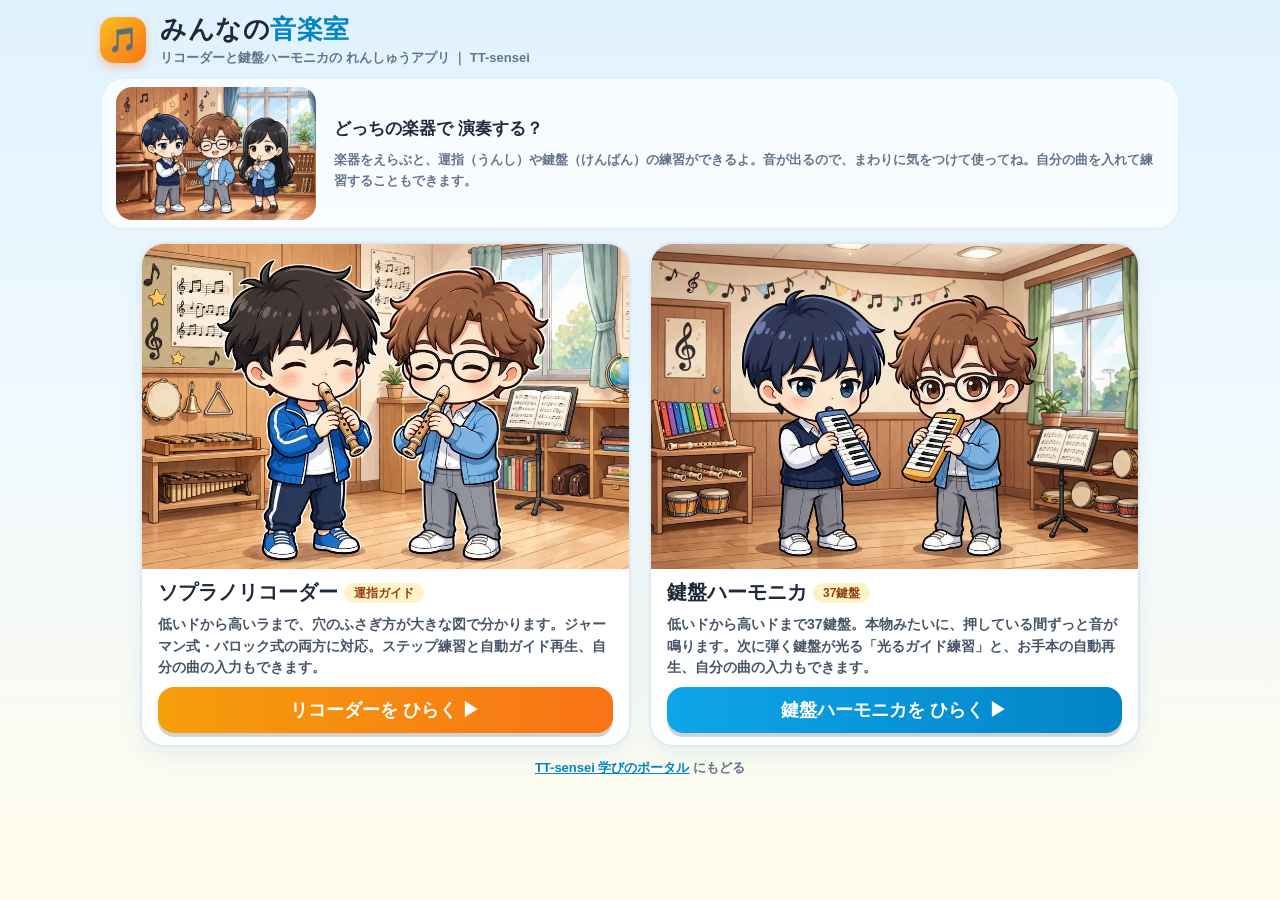
<file: index.html>
<!DOCTYPE html>
<html lang="ja">
<head>
<meta charset="UTF-8">
<meta name="viewport" content="width=device-width, initial-scale=1.0">
<title>みんなの音楽室 | TT-sensei</title>
<style>
  :root { --sky:#0284c7; --amber:#f59e0b; }
  * { box-sizing: border-box; }
  body {
    margin: 0;
    font-family: 'Hiragino Maru Gothic ProN', 'Hiragino Kaku Gothic ProN', 'Noto Sans JP', sans-serif;
    background: linear-gradient(180deg, #e0f2fe 0%, #f0f9ff 45%, #fffbeb 100%);
    color: #1e293b;
    min-height: 100vh;
  }
  .wrap { max-width: 1120px; margin: 0 auto; padding: 12px 20px; }
  header.top { display: flex; align-items: center; gap: 14px; }
  .logo { width: 46px; height: 46px; border-radius: 14px; background: linear-gradient(135deg, #fbbf24, #f97316); display: flex; align-items: center; justify-content: center; font-size: 24px; box-shadow: 0 4px 10px rgba(249,115,22,.35); }
  h1 { font-size: 26px; margin: 0; letter-spacing: .02em; }
  h1 .room { color: var(--sky); }
  .sub { margin: 2px 0 0; font-size: 13px; color: #64748b; font-weight: 700; }
  .welcome { display: flex; gap: 18px; align-items: center; margin-top: 10px; background: rgba(255,255,255,.75); border: 2px solid #e0f2fe; border-radius: 24px; padding: 8px 14px; }
  .welcome img { width: 200px; max-width: 42%; border-radius: 16px; }
  .welcome .msg { font-size: 17px; font-weight: 800; line-height: 1.7; }
  .welcome .msg small { display: block; margin-top: 6px; font-size: 13px; font-weight: 700; color: #64748b; line-height: 1.6; }
  .cards { display: grid; grid-template-columns: 1fr 1fr; gap: 18px; margin-top: 12px; max-width: 1000px; margin-left: auto; margin-right: auto; }
  .card { background: #fff; border-radius: 24px; border: 2px solid #e2e8f0; box-shadow: 0 8px 20px rgba(2,132,199,.08); overflow: hidden; display: flex; flex-direction: column; }
  .card img { width: 100%; display: block; }
  .card img.fit { height: 292px; object-fit: cover; object-position: top center; }
  .card .body { padding: 10px 16px 12px; display: flex; flex-direction: column; gap: 8px; flex: 1; }
  .card h2 { margin: 0; font-size: 20px; }
  .card h2 .tag { font-size: 12px; background: #fef3c7; color: #92400e; border-radius: 999px; padding: 3px 10px; vertical-align: middle; margin-left: 6px; font-weight: 800; }
  .card p { margin: 0; font-size: 14px; color: #475569; font-weight: 700; line-height: 1.55; flex: 1; }
  .play { display: block; text-align: center; text-decoration: none; color: #fff; font-weight: 800; font-size: 18px; padding: 11px; border-radius: 16px; box-shadow: 0 4px 0 rgba(0,0,0,.18); }
  .play:active { transform: translateY(3px); box-shadow: none; }
  .play.rec { background: linear-gradient(90deg, #f59e0b, #f97316); }
  .play.pia { background: linear-gradient(90deg, #0ea5e9, #0284c7); }
  footer { margin-top: 12px; text-align: center; font-size: 13px; color: #64748b; font-weight: 700; }
  footer a { color: var(--sky); }
  @media (max-width: 760px) {
    .cards { grid-template-columns: 1fr; }
    .welcome { flex-direction: column; }
    .welcome img { max-width: 100%; width: 100%; }
    h1 { font-size: 24px; }
  }
</style>
</head>
<body>
<div class="wrap">
  <header class="top">
    <div class="logo">🎵</div>
    <div>
      <h1>みんなの<span class="room">音楽室</span></h1>
      <p class="sub">リコーダーと鍵盤ハーモニカの れんしゅうアプリ ｜ TT-sensei</p>
    </div>
  </header>

  <section class="welcome">
    <img src="assets/hero-music.webp" alt="音楽室でリコーダーを吹くナビキャラたち">
    <p class="msg">どっちの楽器で 演奏する？
      <small>楽器をえらぶと、運指（うんし）や鍵盤（けんばん）の練習ができるよ。音が出るので、まわりに気をつけて使ってね。自分の曲を入れて練習することもできます。</small>
    </p>
  </section>

  <section class="cards">
    <article class="card">
      <img src="assets/hero-recorder.webp" alt="リコーダーを吹く そら と かい">
      <div class="body">
        <h2>ソプラノリコーダー<span class="tag">運指ガイド</span></h2>
        <p>低いドから高いラまで、穴のふさぎ方が大きな図で分かります。ジャーマン式・バロック式の両方に対応。ステップ練習と自動ガイド再生、自分の曲の入力もできます。</p>
        <a class="play rec" href="recorder.html">リコーダーを ひらく ▶</a>
      </div>
    </article>
    <article class="card">
      <img src="assets/hero-pianica.webp" alt="鍵盤ハーモニカを弾く りく と かい">
      <div class="body">
        <h2>鍵盤ハーモニカ<span class="tag">37鍵盤</span></h2>
        <p>低いドから高いドまで37鍵盤。本物みたいに、押している間ずっと音が鳴ります。次に弾く鍵盤が光る「光るガイド練習」と、お手本の自動再生、自分の曲の入力もできます。</p>
        <a class="play pia" href="pianica.html">鍵盤ハーモニカを ひらく ▶</a>
      </div>
    </article>
  </section>

  <footer>
    <a href="https://tt-sensei.github.io/learning-portal/">TT-sensei 学びのポータル</a> にもどる
  </footer>
</div>
</body>
</html>
</file>
